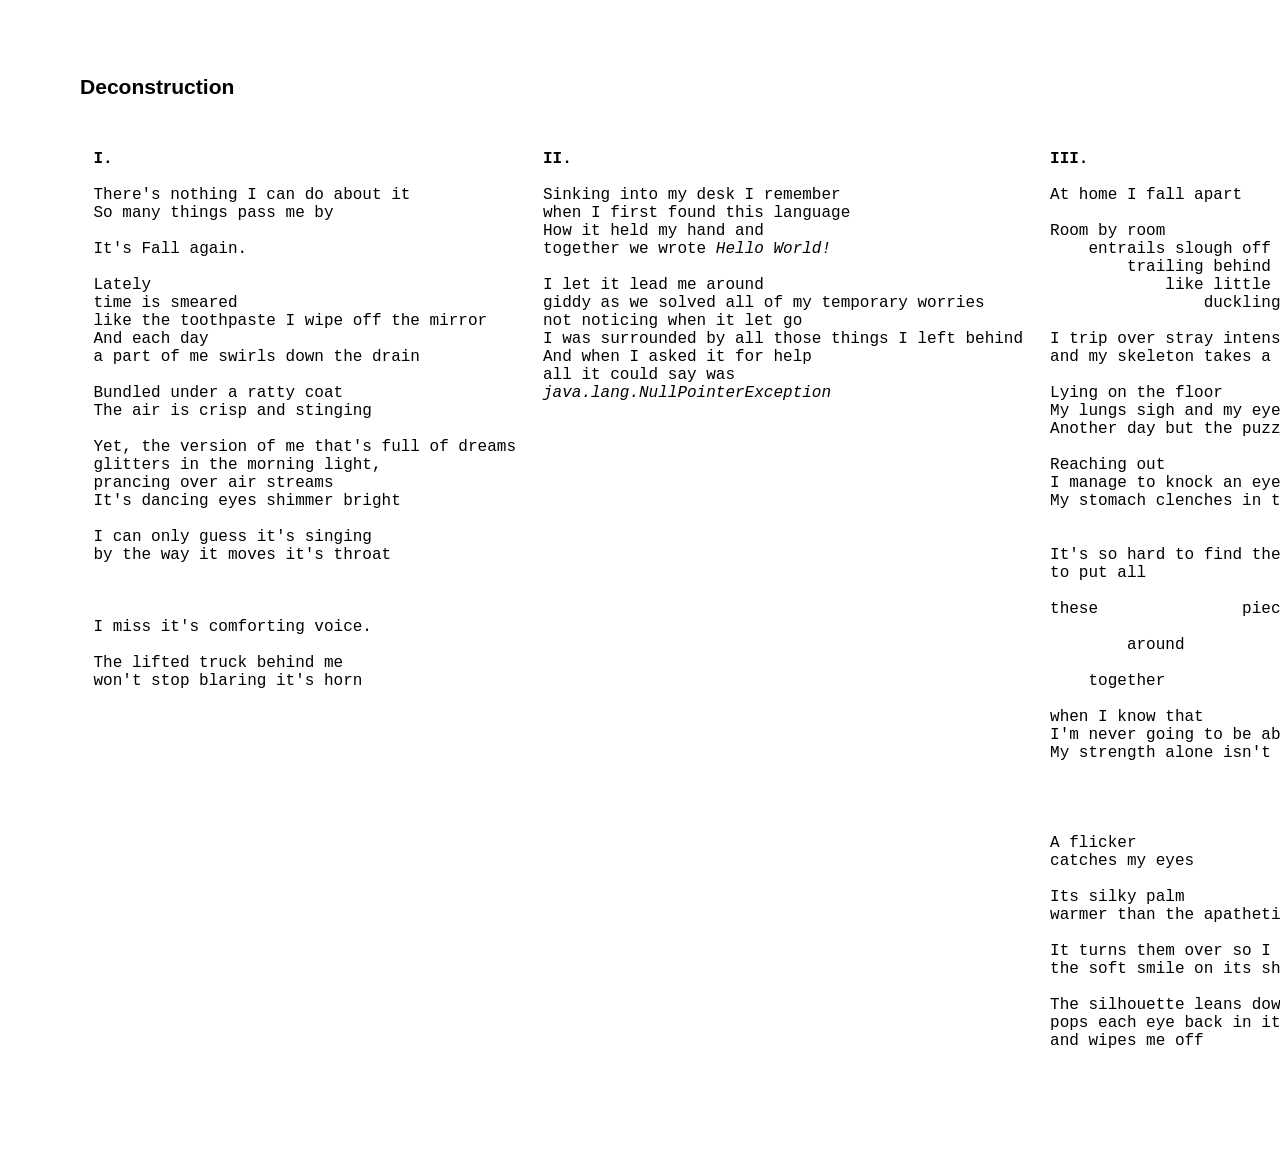
<file: index.html>
<!DOCTYPE html>
<html>
    <head>
        <title>Deconstruction</title>
        <link rel="stylesheet" href="styles.css">
    </head>
    <body>
        <script src="main.js"></script>
        <div class="row">
            <div>
                <h3>Deconstruction</h3>
                <div id="poem"></div>
            </div>
            <div id="pass-box" class="column">
                <pre id="fake-input"></pre>
                <button class="column" onclick="attemptSubmit()">Go</button>
            </div>
        </div>
        <dialog id="dialog">
            <div id="dialog-header">
                <button class="dialog-button"onclick="closeDialog()"><img class="icon" src="./assets/remove.png"/></button>
                <h3>Incomplete Input</h3>
            </div>
            <pre id="dialog-poem"></pre>
        </dialog>
    </body>
</html>
</file>
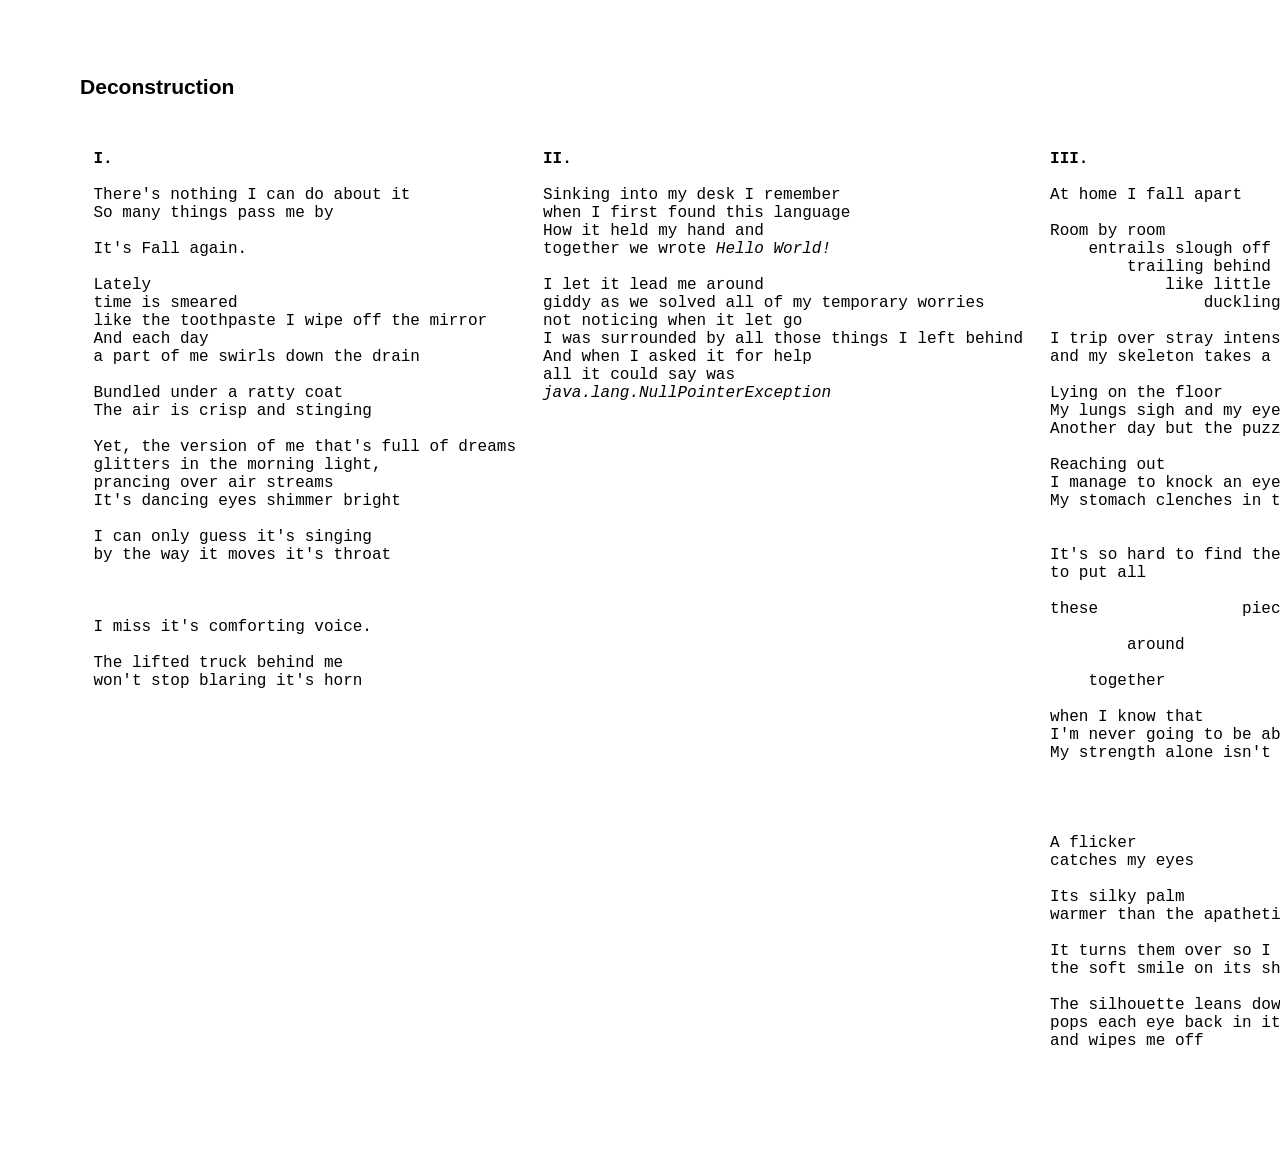
<file: primary-page.html>
<!DOCTYPE html>
<html>
    <head>
        <title>Deconstruction</title>
        <link rel="stylesheet" href="styles.css">
    </head>
    <body>
        <script src="main.js"></script>
        <div class="row">
            <div>
                <h3>Deconstruction</h3>
                <div id="poem"></div>
            </div>
            <div id="pass-box" class="column">
                <pre id="fake-input"></pre>
                <button class="column" onclick="attemptSubmit()">Go</button>
            </div>
        </div>
        <dialog id="dialog">
            <div id="dialog-header">
                <button class="dialog-button"onclick="closeDialog()"><img class="icon" src="./assets/remove.png"/></button>
                <h3>Invalid Input</h3>
            </div>
            <pre id="dialog-poem"></pre>
        </dialog>
    </body>
</html>
</file>
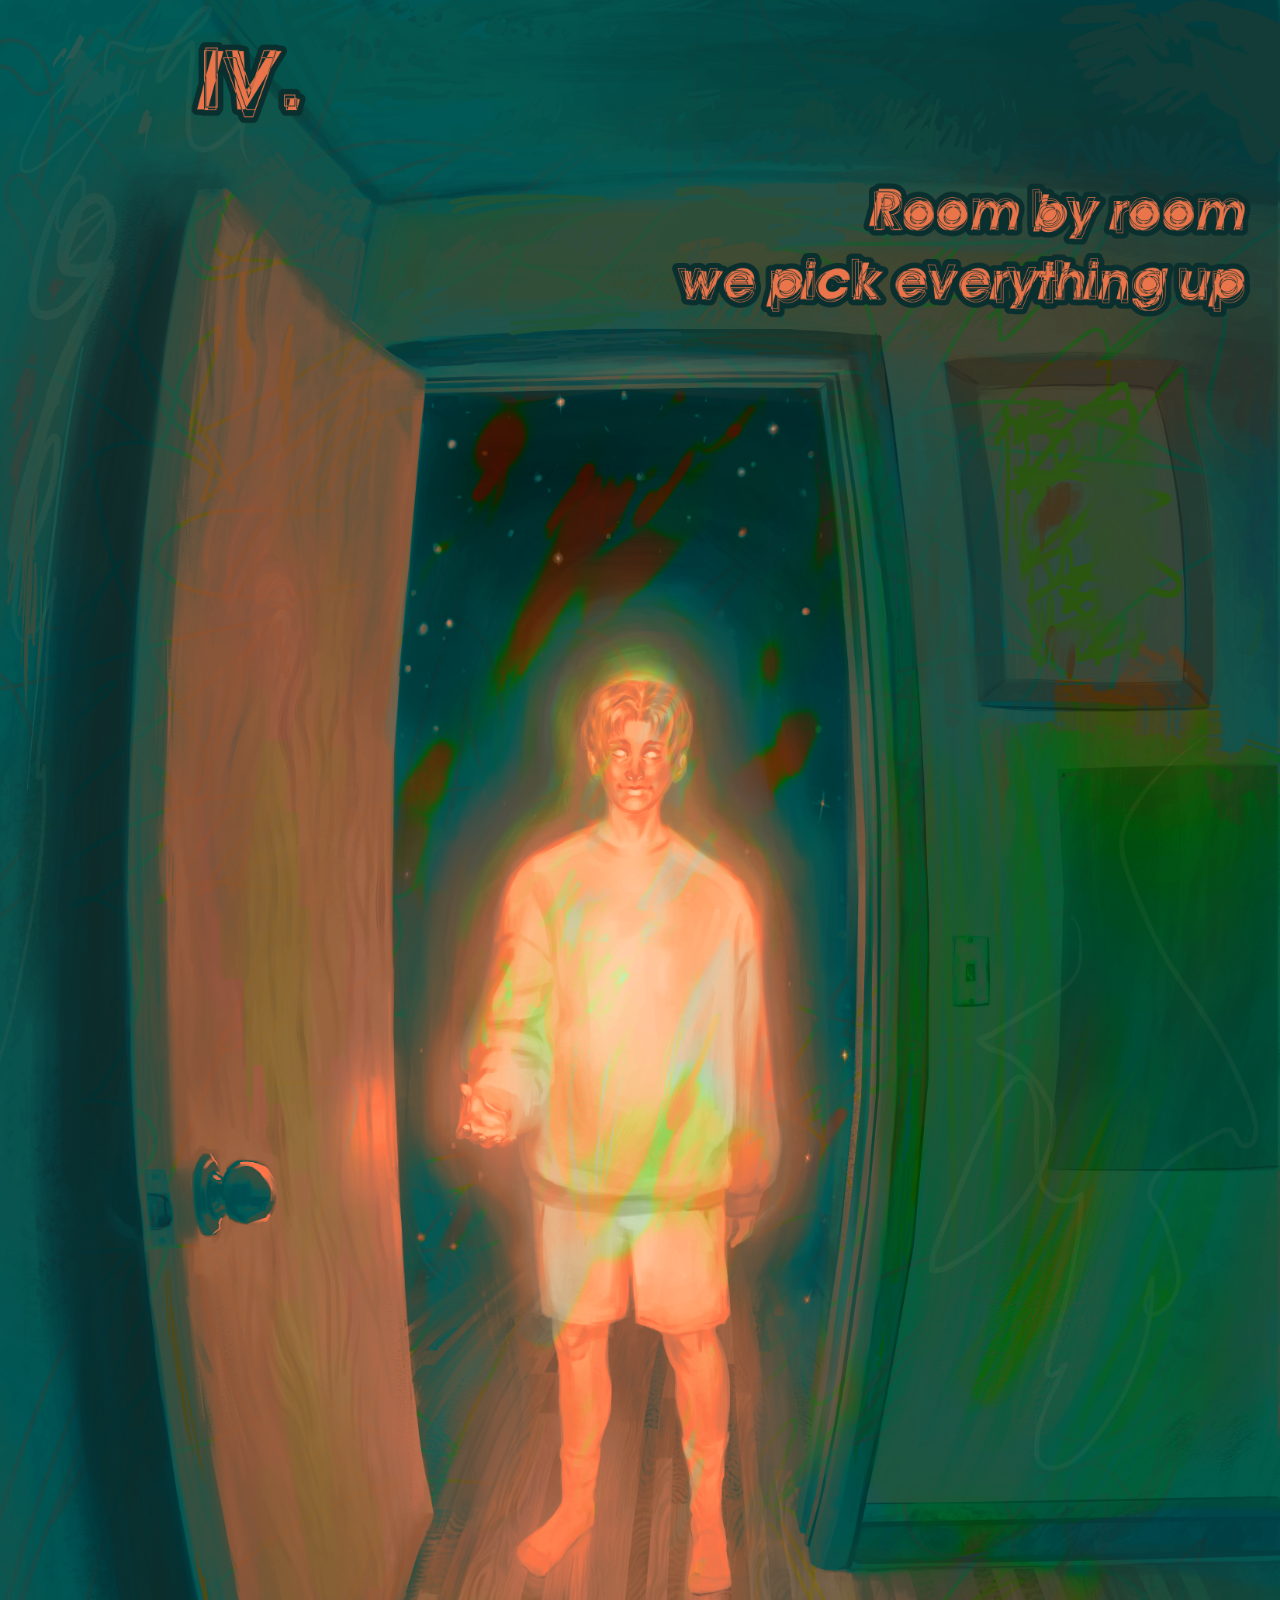
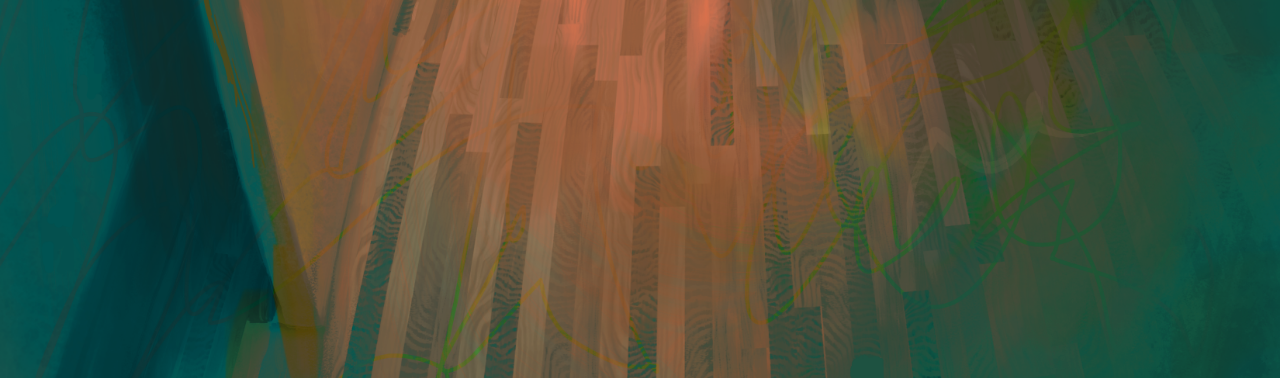
<file: reconstruction.html>
<!DOCTYPE html>
<html class="second">
    <head>
        <title>Deconstruction</title>
        <link rel="stylesheet" href="styles.css">
    </head>
    <body>
        <script src="finale.js"></script>
        <div id="container">
        </div>
    </body>
</html>
</file>
<file: styles.css>
@property --w_raw {
  syntax: '<length>';
  inherits: true;
  initial-value: 100vw;
}

@property --h_raw {
  syntax: '<length>';
  inherits: true;
  initial-value: 100vh;
}

html {
    font-family: sans-serif;
    font-size: large;
    background-color: white;
}


div {
    /* padding: .5rem; */
    margin-top: 1rem;
}

button {
    width: fit-content;
    display: block;
    align-self: center;
    font-family: sans-serif;
    padding: .15rem;
}

button:hover {
    cursor: pointer;
}

pre {
    padding: .75rem;
    overflow: hidden;
}


dialog {
    border-radius: 15px;
    border: solid 1px rgba(0, 0, 0, 0.349);
    padding-top: 0;
}

.dialog-button {
    float: right;
    border-radius: 5px;
    border: none;
    padding: 0;
    margin: 0;
    height: 10px;
}

.second {
    background-image: url(./assets/10.07.26.png); 
    background-repeat: no-repeat;
    background-position: center;
    background-size: var(--w_raw) 100%;
    aspect-ratio: 3300/5100;
    overflow-y: scroll;
}


.column {
    display: flex;
    justify-content: center;
    flex-direction: column;
}

.row {
    display: flex;
    padding: 1rem 4rem;
    flex-direction: row;
}


.hidden-buttons:hover {
    background-color: aqua;
    cursor: pointer;
}

.last-ones {
    background-color: rgba(0, 255, 255, 0.295);
}

.icon {
    width: 23px;
}

.position {
    position: absolute;
    aspect-ratio: 3300/5100;
    top: 0;
    left: 0;
    width: 100%;
}

.animation {
    animation: fadeIn 2.5s ease-in;
}

@keyframes fadeIn {
    from { opacity: 0; }
    to { opacity: 1; }
}

.fade-in-slow {
    animation: fadeIn 2.5s ease-in;
}
.fade-in-fast {
    animation: fadeIn 1s ease-in;
}
.fade-in-med {
    animation: fadeIn 1.75s ease-in;
}


#fake-input {
    border: 1px solid black;
    min-width: 10.5rem;
    min-height: 1.25rem;
    padding: .25rem;
    border-radius: 5px;
    margin: 1rem;
}

#poem {
    display: flex;
}

#dialog-header {
    margin-top: 0;
}

#pass-box {
    padding-left: 3rem;
    padding-right: 3rem;
}

#container {
    margin-top: 0;
}

::-webkit-scrollbar-track {
    background-color: inherit;
}
</file>
